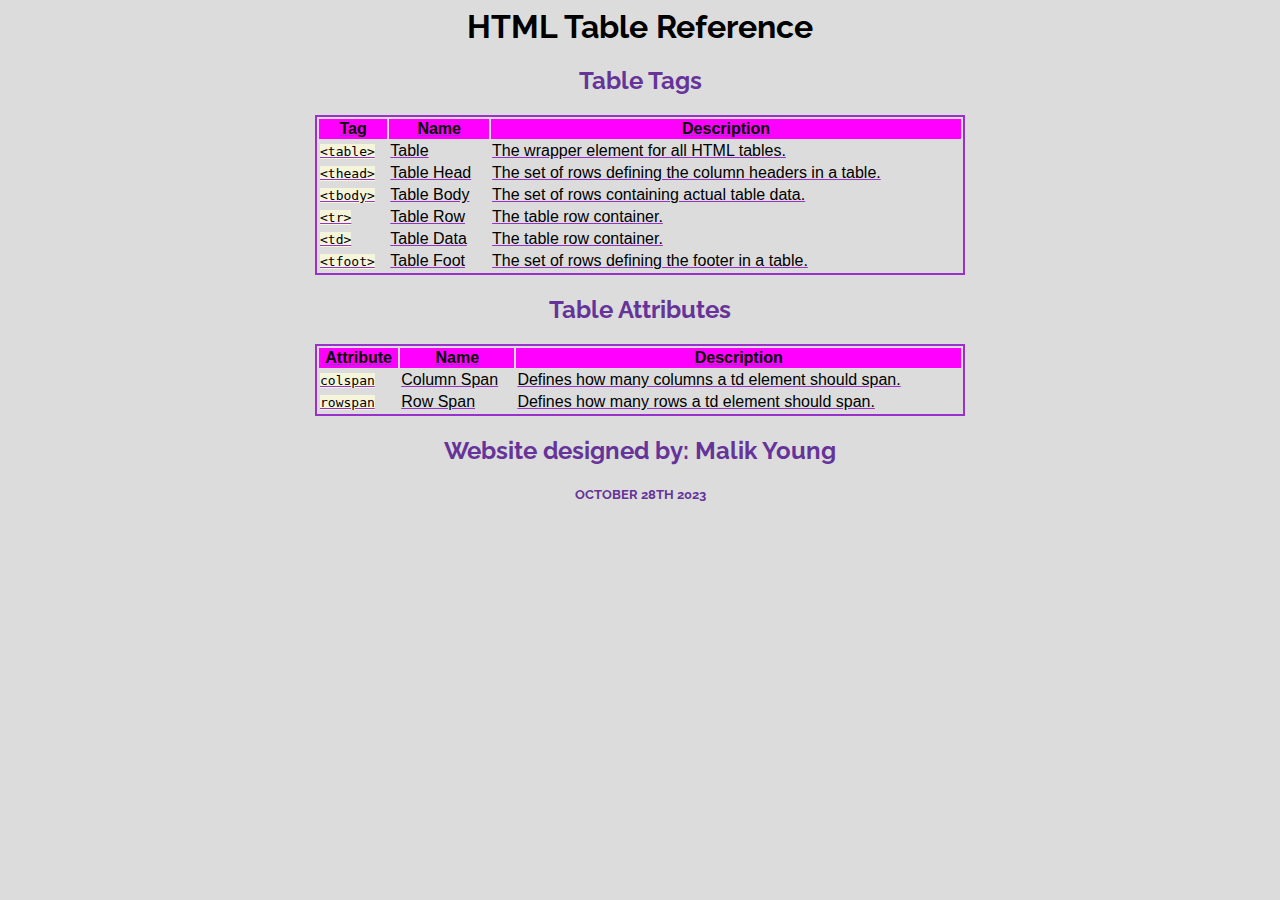
<file: html-css-cheatsheet-starting/index.html>
<! DOCTYPE html>
<html>

<head>
    <link rel="preconnect" href="https://fonts.googleapis.com">
    <link rel="preconnect" href="https://fonts.gstatic.com" crossorigin>
    <link href="https://fonts.googleapis.com/css2?family=Raleway:wght@100;700&display=swap" rel="stylesheet">
    <link rel="stylesheet" type="text/css" href="styles.css">

</head>

<body>
    <h1>HTML Table Reference</h1>
    <h2>Table Tags</h2>

    <table>
        <tbody>
            <tr>
                <th>Tag</th>
                <th>Name</th>
                <th>Description</th>
            </tr>
            <tr>
                <td><span class="code">&lt;table&gt;</span></td>
                <td>Table</td>
                <td>The wrapper element for all HTML tables.</td>
            </tr>
            <tr>
                <td><span class="code">&lt;thead&gt;</span></td>
                <td>Table Head</td>
                <td>The set of rows defining the column headers in a table.</td>
            </tr>
            <tr>
                <td><span class="code">&lt;tbody&gt;</span></td>
                <td>Table Body</td>
                <td>The set of rows containing actual table data.</td>
            </tr>
            <tr>
                <td><span class="code">&lt;tr&gt;</span></td>
                <td>Table Row</td>
                <td>The table row container.</td>
            </tr>
            <tr>
                <td><span class="code">&lt;td&gt;</span></td>
                <td>Table Data</td>
                <td>The table row container.</td>
            </tr>
            <tr>
                <td><span class="code">&lt;tfoot&gt;</span></td>
                <td>Table Foot</td>
                <td>The set of rows defining the footer in a table.</td>
            </tr>
        </tbody>
    </table>

    <h2>Table Attributes</h2>

    <table>
        <tbody>
            <tr>
                <th>Attribute</th>
                <th>Name</th>
                <th>Description</th>
            </tr>
            <tr>
                <td><span class="code">colspan</span></td>
                <td>Column Span</td>
                <td>Defines how many columns a td element should span.</td>
            </tr>
            <tr>
                <td><span class="code">rowspan</span></td>
                <td>Row Span</td>
                <td>Defines how many rows a td element should span.</td>
            </tr>
        </tbody>
    </table>

    <h2><span class="Malik">Website designed by: Malik Young</span></h2>

    <h5>OCTOBER 28TH 2023</h5>

</body>
</html>
</file>
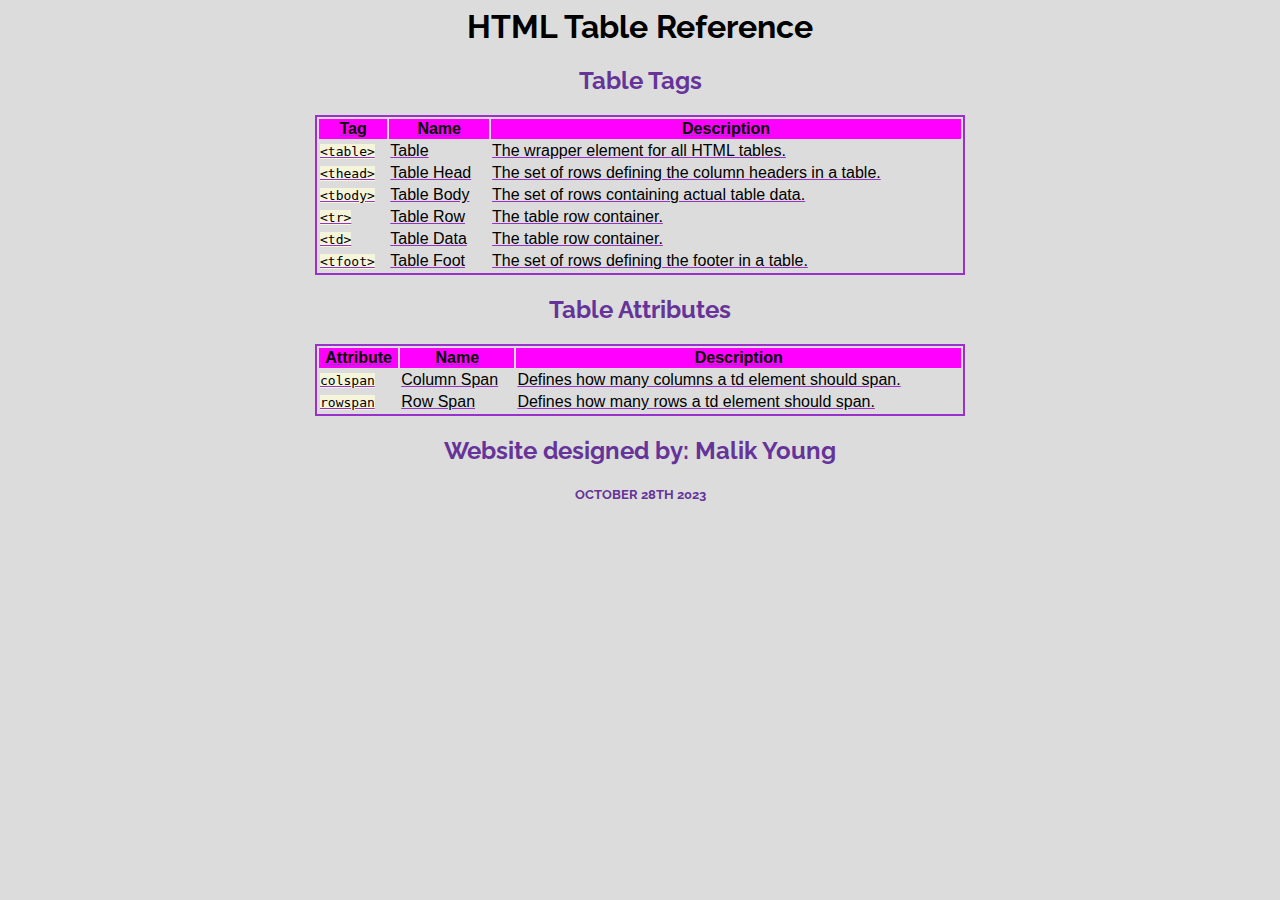
<file: html-css-cheatsheet/index.html>
<! DOCTYPE html>
<html>

<head>
    <link rel="preconnect" href="https://fonts.googleapis.com">
    <link rel="preconnect" href="https://fonts.gstatic.com" crossorigin>
    <link href="https://fonts.googleapis.com/css2?family=Raleway:wght@100;700&display=swap" rel="stylesheet">
    <link rel="stylesheet" type="text/css" href="styles.css">

</head>

<body>
    <h1>HTML Table Reference</h1>
    <h2>Table Tags</h2>

    <table>
        <tbody>
            <tr>
                <th>Tag</th>
                <th>Name</th>
                <th>Description</th>
            </tr>
            <tr>
                <td><span class="code">&lt;table&gt;</span></td>
                <td>Table</td>
                <td>The wrapper element for all HTML tables.</td>
            </tr>
            <tr>
                <td><span class="code">&lt;thead&gt;</span></td>
                <td>Table Head</td>
                <td>The set of rows defining the column headers in a table.</td>
            </tr>
            <tr>
                <td><span class="code">&lt;tbody&gt;</span></td>
                <td>Table Body</td>
                <td>The set of rows containing actual table data.</td>
            </tr>
            <tr>
                <td><span class="code">&lt;tr&gt;</span></td>
                <td>Table Row</td>
                <td>The table row container.</td>
            </tr>
            <tr>
                <td><span class="code">&lt;td&gt;</span></td>
                <td>Table Data</td>
                <td>The table row container.</td>
            </tr>
            <tr>
                <td><span class="code">&lt;tfoot&gt;</span></td>
                <td>Table Foot</td>
                <td>The set of rows defining the footer in a table.</td>
            </tr>
        </tbody>
    </table>

    <h2>Table Attributes</h2>

    <table>
        <tbody>
            <tr>
                <th>Attribute</th>
                <th>Name</th>
                <th>Description</th>
            </tr>
            <tr>
                <td><span class="code">colspan</span></td>
                <td>Column Span</td>
                <td>Defines how many columns a td element should span.</td>
            </tr>
            <tr>
                <td><span class="code">rowspan</span></td>
                <td>Row Span</td>
                <td>Defines how many rows a td element should span.</td>
            </tr>
        </tbody>
    </table>

    <h2><span class="Malik">Website designed by: Malik Young</span></h2>

    <h5>OCTOBER 28TH 2023</h5>

</body>
</html>
</file>
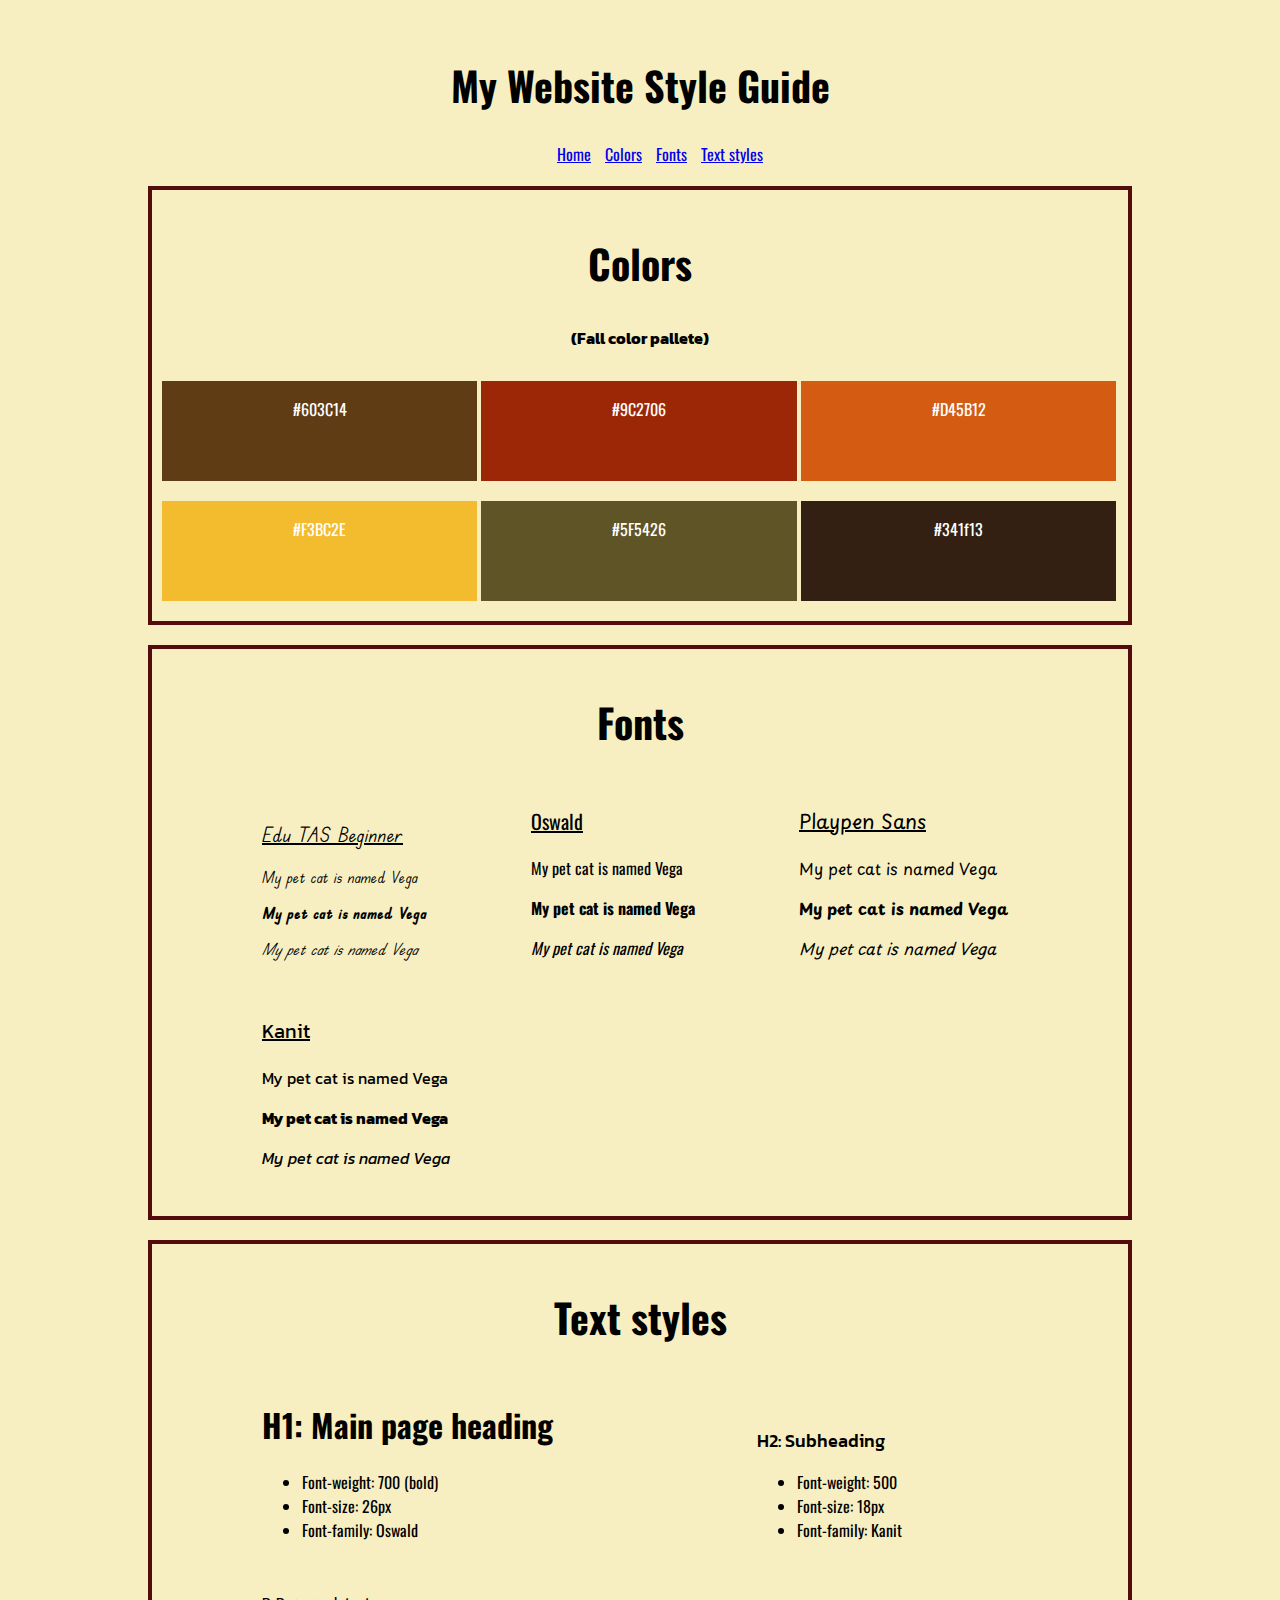
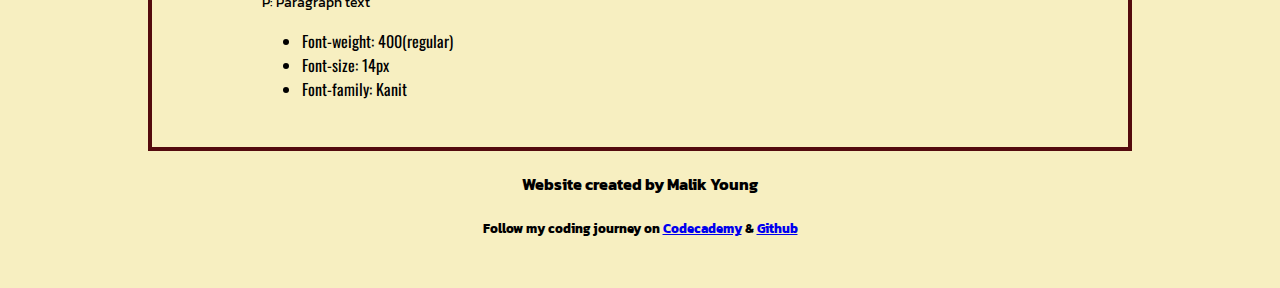
<file: MyWebsiteStyleGuide/index.html>
<!DOCTYPE html>
<html>
    <head>
        <link rel="preconnect" href="https://fonts.googleapis.com">
<link rel="preconnect" href="https://fonts.gstatic.com" crossorigin>
<link href="https://fonts.googleapis.com/css2?family=Edu+TAS+Beginner:wght@400;700&family=Kanit:wght@400;700&family=Oswald:wght@400;700&family=Playpen+Sans:wght@400;700&display=swap" rel="stylesheet">
        <link rel="stylesheet" type="text/css" href="styles.css" />

    </head>

    <body>
        <h1 class="section-title">My Website Style Guide</h1>
        <header>
            <ul class="menu">
                <li><a class="tag" href="index.html">Home</a></li>
                <li><a class="tag" href="#color">Colors</a></li>
                <li><a class="tag" href="#font">Fonts</a></li>
                <li><a class="tag" href="#text">Text styles</a></li>
            </ul>
        </header>

        <!-- COLOR SECTION -->
        <div class="container">
            <h2 id="color" class="section-title">Colors</h2>
            <h4>(Fall color pallete)</h4>
            <div class="color-container">
                <div class="color-panel color1">
                    <p class="color-hex">#603C14</p>
                </div>
                <div class="color-panel color2">
                    <p class="color-hex">#9C2706</p>
                </div>
                <div class="color-panel color3">
                    <p class="color-hex">#D45B12</p>
                </div>
                <div class="color-panel color4">
                    <p class="color-hex">#F3BC2E</p>
                </div>
                <div class="color-panel color5">
                    <p class="color-hex">#5F5426</p>
                </div>
                <div class="color-panel color6">
                    <p class="color-hex">#341f13</p>
                </div>
            </div>

        </div>
        <!-- FONT SECTION -->
        <div class="container">
            <h2 id="font" class="section-title">Fonts</h2>
            <div class="font-container">
                <div class="font-panel">
                    <p class="font-label font1">Edu TAS Beginner</p>
                    <p class="regular font1">My pet cat is named Vega</p>
                    <p class="bold font1">My pet cat is named Vega</p>
                    <p class="italic font1">My pet cat is named Vega</p>
                </div>
                <div class="font-panel">
                    <p class="font-label font2">Oswald</p>
                    <p class="regular font2">My pet cat is named Vega</p>
                    <p class="bold font2">My pet cat is named Vega</p>
                    <p class="italic font2">My pet cat is named Vega</p>
                </div>
                <div class="font-panel">
                    <p class="font-label font3">Playpen Sans</p>
                    <p class="regular font3">My pet cat is named Vega</p>
                    <p class="bold font3">My pet cat is named Vega</p>
                    <p class="italic font3">My pet cat is named Vega</p>
                </div>
                <div class="font-panel panel4">
                    <p class="font-label font4">Kanit</p>
                    <p class="regular font4">My pet cat is named Vega</p>
                    <p class="bold font4">My pet cat is named Vega</p>
                    <p class="italic font4">My pet cat is named Vega</p>
                </div>
            </div>

        </div>
        <!-- TEXT STYLES SECTION -->
        <div class="container">
            <h2 id="text" class="section-title">Text styles</h2>
            <div class="text-container">
                <div class="text-panel">
                    <h1>H1: Main page heading</h1>
                    <ul>
                        <li>Font-weight: 700 (bold)</li>
                        <li>Font-size: 26px</li>
                        <li>Font-family: Oswald</li>
                    </ul>
                </div>
                <div class="text-panel">
                    <h2>H2: Subheading</h2>
                    <ul>
                        <li>Font-weight: 500</li>
                        <li>Font-size: 18px</li>
                        <li>Font-family: Kanit</li>
                    </ul>
                </div>
                <div class="text-panel">
                    <p>P: Paragraph text</p>
                    <ul>
                        <li>Font-weight: 400(regular)</li>
                        <li>Font-size: 14px</li>
                        <li>Font-family: Kanit</li>
                    </ul>
                </div>
            </div>

        </div>

        <h4>Website created by Malik Young</h4>
        <h5>Follow my coding journey on <a href="https://www.codecademy.com/profiles/MalikJ913" target="_blank">Codecademy</a> & <a href="https://github.com/mjygfx/mjygfx.github.io" target="_blank">Github</a></h5>

    </body>
</html>
</file>
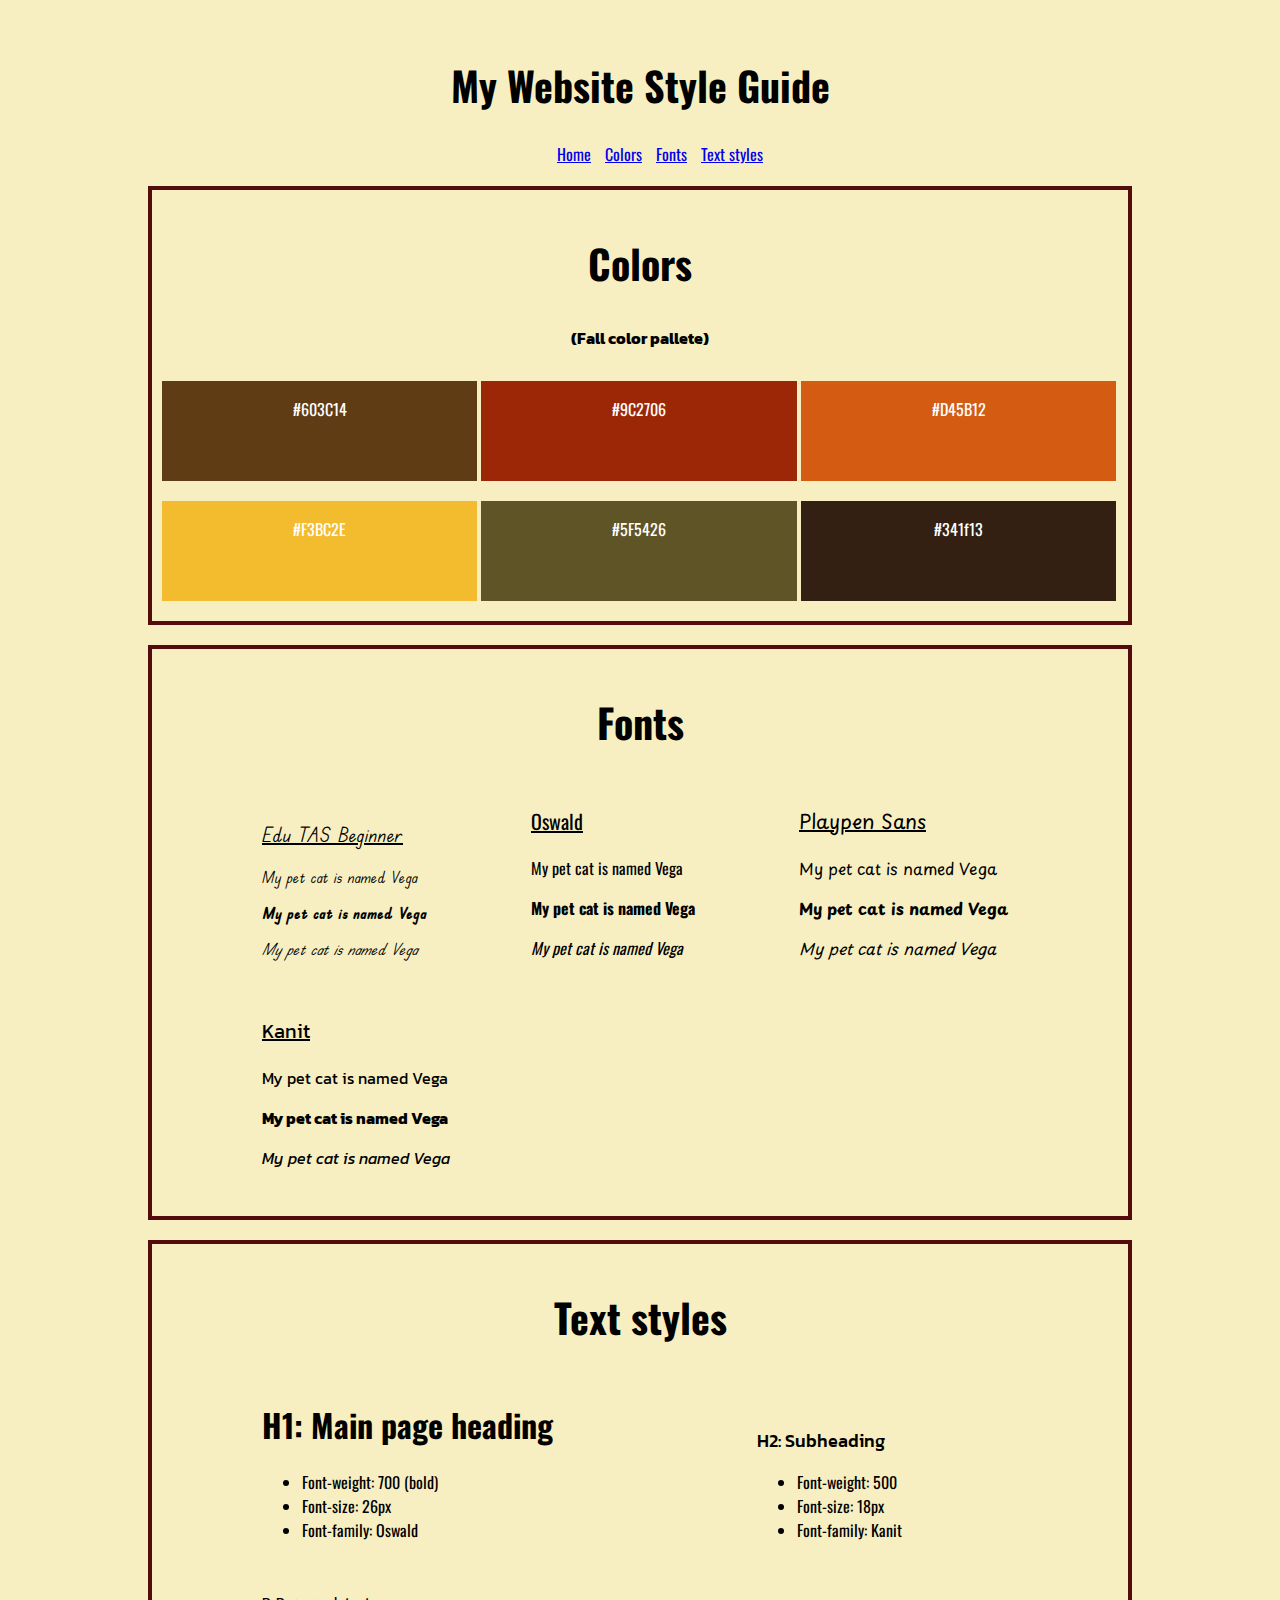
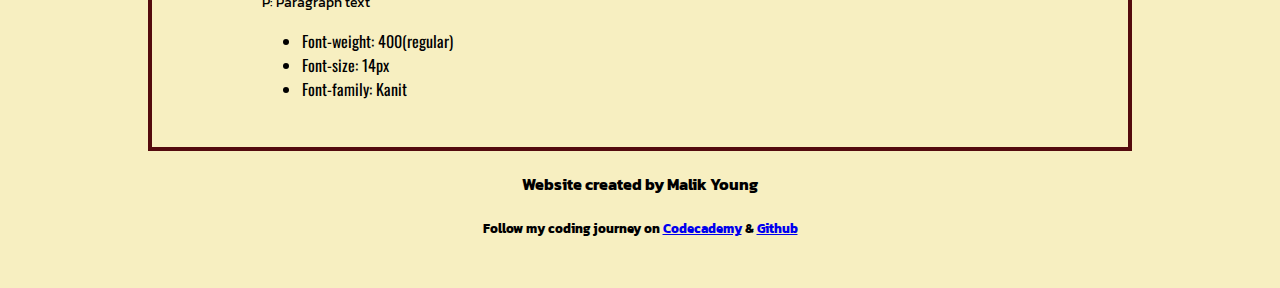
<file: starting/index.html>
<!DOCTYPE html>
<html>
    <head>
        <link rel="preconnect" href="https://fonts.googleapis.com">
<link rel="preconnect" href="https://fonts.gstatic.com" crossorigin>
<link href="https://fonts.googleapis.com/css2?family=Edu+TAS+Beginner:wght@400;700&family=Kanit:wght@400;700&family=Oswald:wght@400;700&family=Playpen+Sans:wght@400;700&display=swap" rel="stylesheet">
        <link rel="stylesheet" type="text/css" href="styles.css" />

    </head>

    <body>
        <h1 class="section-title">My Website Style Guide</h1>
        <header>
            <ul class="menu">
                <li><a class="tag" href="index.html">Home</a></li>
                <li><a class="tag" href="#color">Colors</a></li>
                <li><a class="tag" href="#font">Fonts</a></li>
                <li><a class="tag" href="#text">Text styles</a></li>
            </ul>
        </header>

        <!-- COLOR SECTION -->
        <div class="container">
            <h2 id="color" class="section-title">Colors</h2>
            <h4>(Fall color pallete)</h4>
            <div class="color-container">
                <div class="color-panel color1">
                    <p class="color-hex">#603C14</p>
                </div>
                <div class="color-panel color2">
                    <p class="color-hex">#9C2706</p>
                </div>
                <div class="color-panel color3">
                    <p class="color-hex">#D45B12</p>
                </div>
                <div class="color-panel color4">
                    <p class="color-hex">#F3BC2E</p>
                </div>
                <div class="color-panel color5">
                    <p class="color-hex">#5F5426</p>
                </div>
                <div class="color-panel color6">
                    <p class="color-hex">#341f13</p>
                </div>
            </div>

        </div>
        <!-- FONT SECTION -->
        <div class="container">
            <h2 id="font" class="section-title">Fonts</h2>
            <div class="font-container">
                <div class="font-panel">
                    <p class="font-label font1">Edu TAS Beginner</p>
                    <p class="regular font1">My pet cat is named Vega</p>
                    <p class="bold font1">My pet cat is named Vega</p>
                    <p class="italic font1">My pet cat is named Vega</p>
                </div>
                <div class="font-panel">
                    <p class="font-label font2">Oswald</p>
                    <p class="regular font2">My pet cat is named Vega</p>
                    <p class="bold font2">My pet cat is named Vega</p>
                    <p class="italic font2">My pet cat is named Vega</p>
                </div>
                <div class="font-panel">
                    <p class="font-label font3">Playpen Sans</p>
                    <p class="regular font3">My pet cat is named Vega</p>
                    <p class="bold font3">My pet cat is named Vega</p>
                    <p class="italic font3">My pet cat is named Vega</p>
                </div>
                <div class="font-panel panel4">
                    <p class="font-label font4">Kanit</p>
                    <p class="regular font4">My pet cat is named Vega</p>
                    <p class="bold font4">My pet cat is named Vega</p>
                    <p class="italic font4">My pet cat is named Vega</p>
                </div>
            </div>

        </div>
        <!-- TEXT STYLES SECTION -->
        <div class="container">
            <h2 id="text" class="section-title">Text styles</h2>
            <div class="text-container">
                <div class="text-panel">
                    <h1>H1: Main page heading</h1>
                    <ul>
                        <li>Font-weight: 700 (bold)</li>
                        <li>Font-size: 26px</li>
                        <li>Font-family: Oswald</li>
                    </ul>
                </div>
                <div class="text-panel">
                    <h2>H2: Subheading</h2>
                    <ul>
                        <li>Font-weight: 500</li>
                        <li>Font-size: 18px</li>
                        <li>Font-family: Kanit</li>
                    </ul>
                </div>
                <div class="text-panel">
                    <p>P: Paragraph text</p>
                    <ul>
                        <li>Font-weight: 400(regular)</li>
                        <li>Font-size: 14px</li>
                        <li>Font-family: Kanit</li>
                    </ul>
                </div>
            </div>

        </div>

        <h4>Website created by Malik Young</h4>
        <h5>Follow my coding journey on <a href="https://www.codecademy.com/profiles/MalikJ913" target="_blank">Codecademy</a> & <a href="https://github.com/mjygfx/mjygfx.github.io" target="_blank">Github</a></h5>

    </body>
</html>
</file>
<file: html-css-cheatsheet-starting/styles.css>
* {
    font-family: Arial, sans-serif;
}

h1,
h2 {
    text-align: center;
    font-family: 'Raleway', sans-serif;
}

h2 {
    color: rebeccapurple;
}

h5 {
    text-align: center;
    font-family: 'Raleway', sans-serif;
    color: rebeccapurple;
}

table {
    margin: auto;
    width: 650px;
    border: 2px solid darkorchid;
}

th {
    background-color:fuchsia;
    font-weight: bold;
}

th,
td {
    text-decoration: underline;
    text-decoration-color: darkorchid;
}

body {
    background-color: gainsboro;
}

.code {
    font-family: monospace;
    background-color: beige;
}

.malik {
    font-family: 'Raleway', sans-serif;
}
</file>
<file: html-css-cheatsheet/styles.css>
* {
    font-family: Arial, sans-serif;
}

h1,
h2 {
    text-align: center;
    font-family: 'Raleway', sans-serif;
}

h2 {
    color: rebeccapurple;
}

h5 {
    text-align: center;
    font-family: 'Raleway', sans-serif;
    color: rebeccapurple;
}

table {
    margin: auto;
    width: 650px;
    border: 2px solid darkorchid;
}

th {
    background-color:fuchsia;
    font-weight: bold;
}

th,
td {
    text-decoration: underline;
    text-decoration-color: darkorchid;
}

body {
    background-color: gainsboro;
}

.code {
    font-family: monospace;
    background-color: beige;
}

.malik {
    font-family: 'Raleway', sans-serif;
}
</file>
<file: MyWebsiteStyleGuide/styles.css>
body {
    padding: 20px 120px;
    background-color: #f7efc1;
    font-family: 'Oswald', sans-serif;
}

.container {
    border: 4px solid #540b0e;
    padding: 10px;
    margin: 20px;

}

.color1 {
    background-color: #603C14;
    color: #fff;
}

.color1:hover {
    transform: scale(1.125);
}

.color2 {
    background-color: #9C2706;
    color: #fff;
}

.color2:hover {
    transform: scale(1.125);
}

.color3 {
    background-color: #D45B12;
    color: #fff;
}

.color3:hover {
    transform: scale(1.125);
}

.color4 {
    background-color: #F3BC2E;
    color: #fff;
}

.color4:hover {
    transform: scale(1.125);
}

.color5 {
    background-color: #5F5426;
    color: #fff;
}

.color5:hover {
    transform: scale(1.125);
}

.color6 {
    background-color: #341f13;
    color: #fff;
}

.color6:hover {
    transform: scale(1.125);
}

.color-panel {
    display: inline-block;
    width: 33%;
    text-align: center;
    margin: 10px 0px;
    min-height: 100px;

}

.font-label {
    font-size: 20px;
    text-decoration: underline;
}

.font-panel {
    display: inline-block;
    padding-left: 100px;
    padding-bottom: 20px;

}

.font1 {
    font-family: 'Edu TAS Beginner', cursive;
}

.font2 {
    font-family: 'Oswald', sans-serif;
}

.font3 {
    font-family: 'Playpen Sans', cursive;
}

.font4 {
    font-family: 'Kanit', sans-serif;
}

.bold {
    font-weight: 700;
}

.italic {
    font-style: italic;
}

.text-panel {
    display: inline-block;
    padding: 0px 100px;
    padding-bottom: 20px;
}

.text-panel h1 {
    font-weight: 700;
    font-size: 32px;
    font-family: 'Oswald', sans-serif;
}

.text-panel h2 {
    font-weight: 500;
    font-size: 18px;
    font-family: 'Kanit', sans-serif;
}

.text-panel p {
    font-weight: 400;
    font-size: 14px;
    font-family: 'Kanit', sans-serif;
}

.div {
    display: block;
}

h4,h5 {
    text-align: center;
    font-family: 'Kanit', sans-serif;
}

.section-title {
    text-align: center;
    font-size: 40px;
}

.menu li {
    display: inline;
    color:#D45B12;
    text-decoration: underline;
    padding: 5px;
    text-align: center;
}

.menu:hover {
    text-decoration: none;
}

.menu {
    text-align: center;
}
</file>
<file: starting/styles.css>
body {
    padding: 20px 120px;
    background-color: #f7efc1;
    font-family: 'Oswald', sans-serif;
}

.container {
    border: 4px solid #540b0e;
    padding: 10px;
    margin: 20px;

}

.color1 {
    background-color: #603C14;
    color: #fff;
}

.color1:hover {
    transform: scale(1.125);
}

.color2 {
    background-color: #9C2706;
    color: #fff;
}

.color2:hover {
    transform: scale(1.125);
}

.color3 {
    background-color: #D45B12;
    color: #fff;
}

.color3:hover {
    transform: scale(1.125);
}

.color4 {
    background-color: #F3BC2E;
    color: #fff;
}

.color4:hover {
    transform: scale(1.125);
}

.color5 {
    background-color: #5F5426;
    color: #fff;
}

.color5:hover {
    transform: scale(1.125);
}

.color6 {
    background-color: #341f13;
    color: #fff;
}

.color6:hover {
    transform: scale(1.125);
}

.color-panel {
    display: inline-block;
    width: 33%;
    text-align: center;
    margin: 10px 0px;
    min-height: 100px;

}

.font-label {
    font-size: 20px;
    text-decoration: underline;
}

.font-panel {
    display: inline-block;
    padding-left: 100px;
    padding-bottom: 20px;

}

.font1 {
    font-family: 'Edu TAS Beginner', cursive;
}

.font2 {
    font-family: 'Oswald', sans-serif;
}

.font3 {
    font-family: 'Playpen Sans', cursive;
}

.font4 {
    font-family: 'Kanit', sans-serif;
}

.bold {
    font-weight: 700;
}

.italic {
    font-style: italic;
}

.text-panel {
    display: inline-block;
    padding: 0px 100px;
    padding-bottom: 20px;
}

.text-panel h1 {
    font-weight: 700;
    font-size: 32px;
    font-family: 'Oswald', sans-serif;
}

.text-panel h2 {
    font-weight: 500;
    font-size: 18px;
    font-family: 'Kanit', sans-serif;
}

.text-panel p {
    font-weight: 400;
    font-size: 14px;
    font-family: 'Kanit', sans-serif;
}

.div {
    display: block;
}

h4,h5 {
    text-align: center;
    font-family: 'Kanit', sans-serif;
}

.section-title {
    text-align: center;
    font-size: 40px;
}

.menu li {
    display: inline;
    color:#D45B12;
    text-decoration: underline;
    padding: 5px;
    text-align: center;
}

.menu:hover {
    text-decoration: none;
}

.menu {
    text-align: center;
}
</file>
